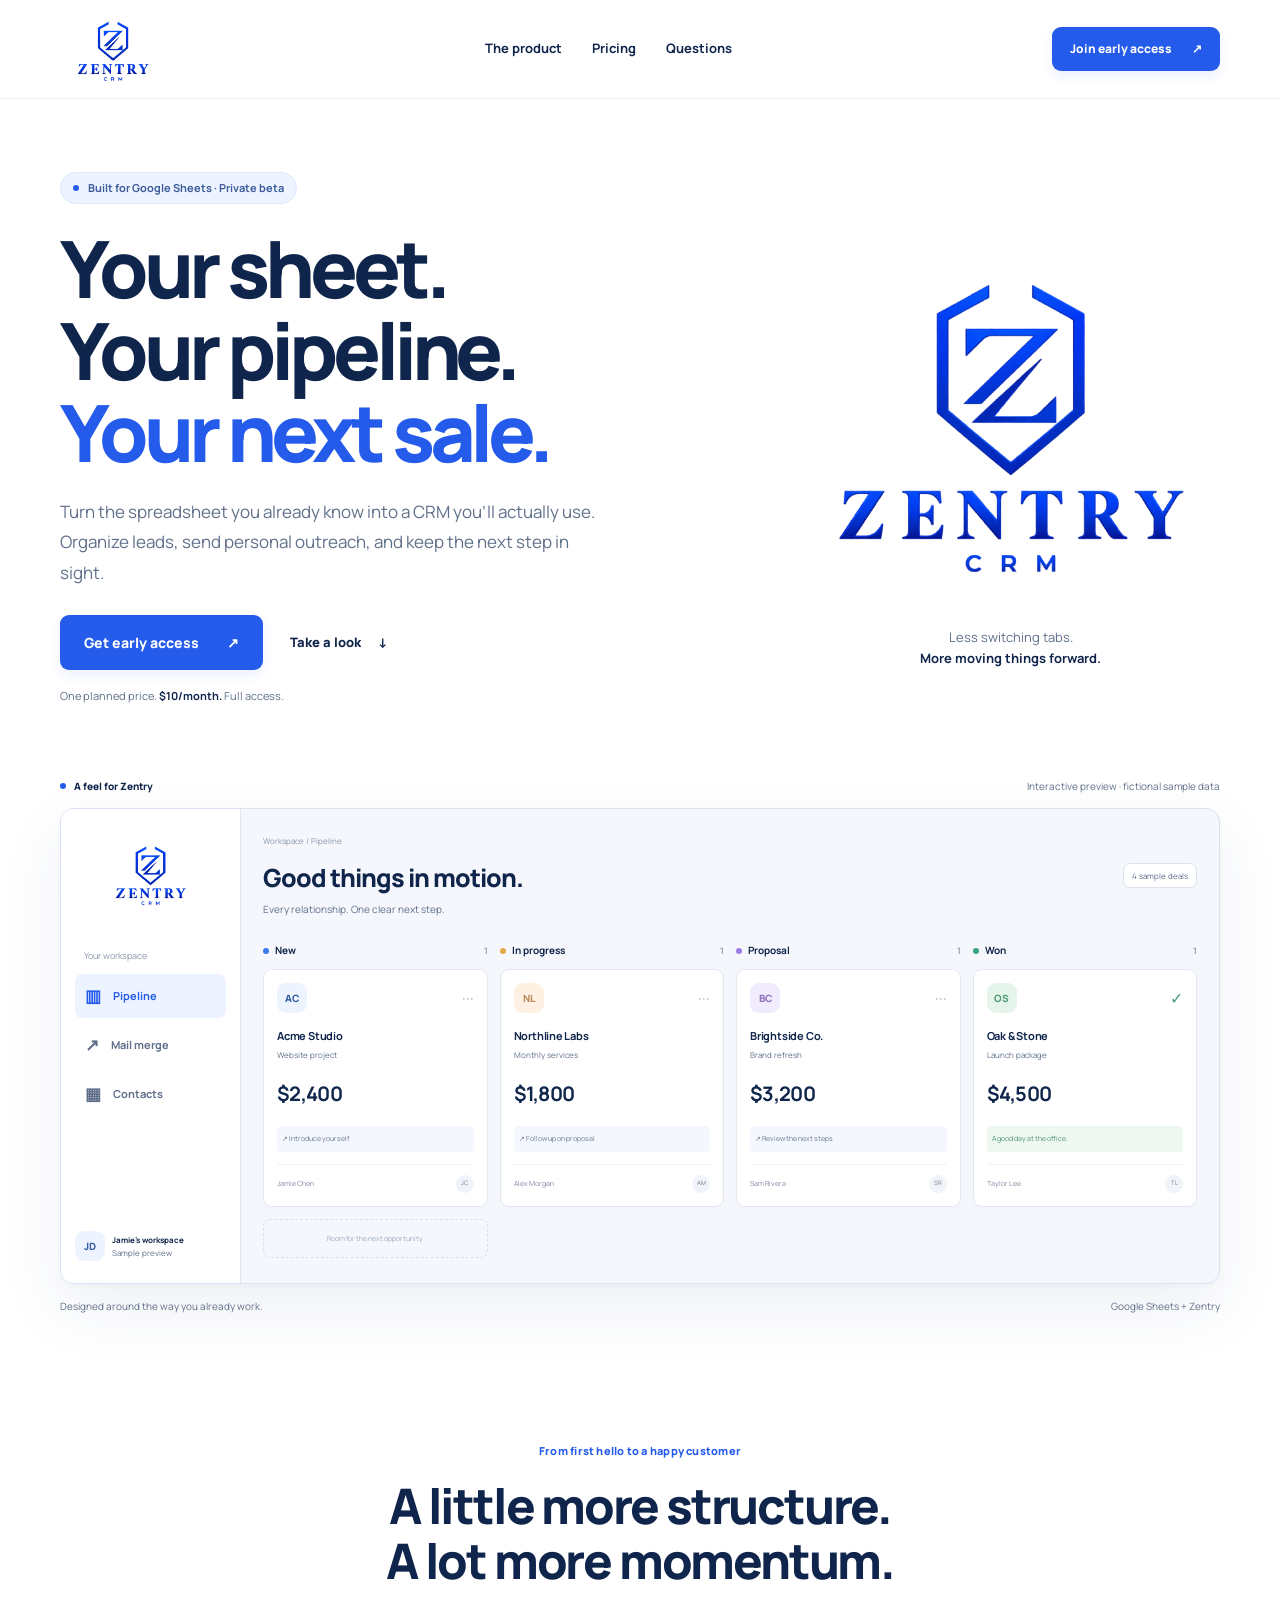
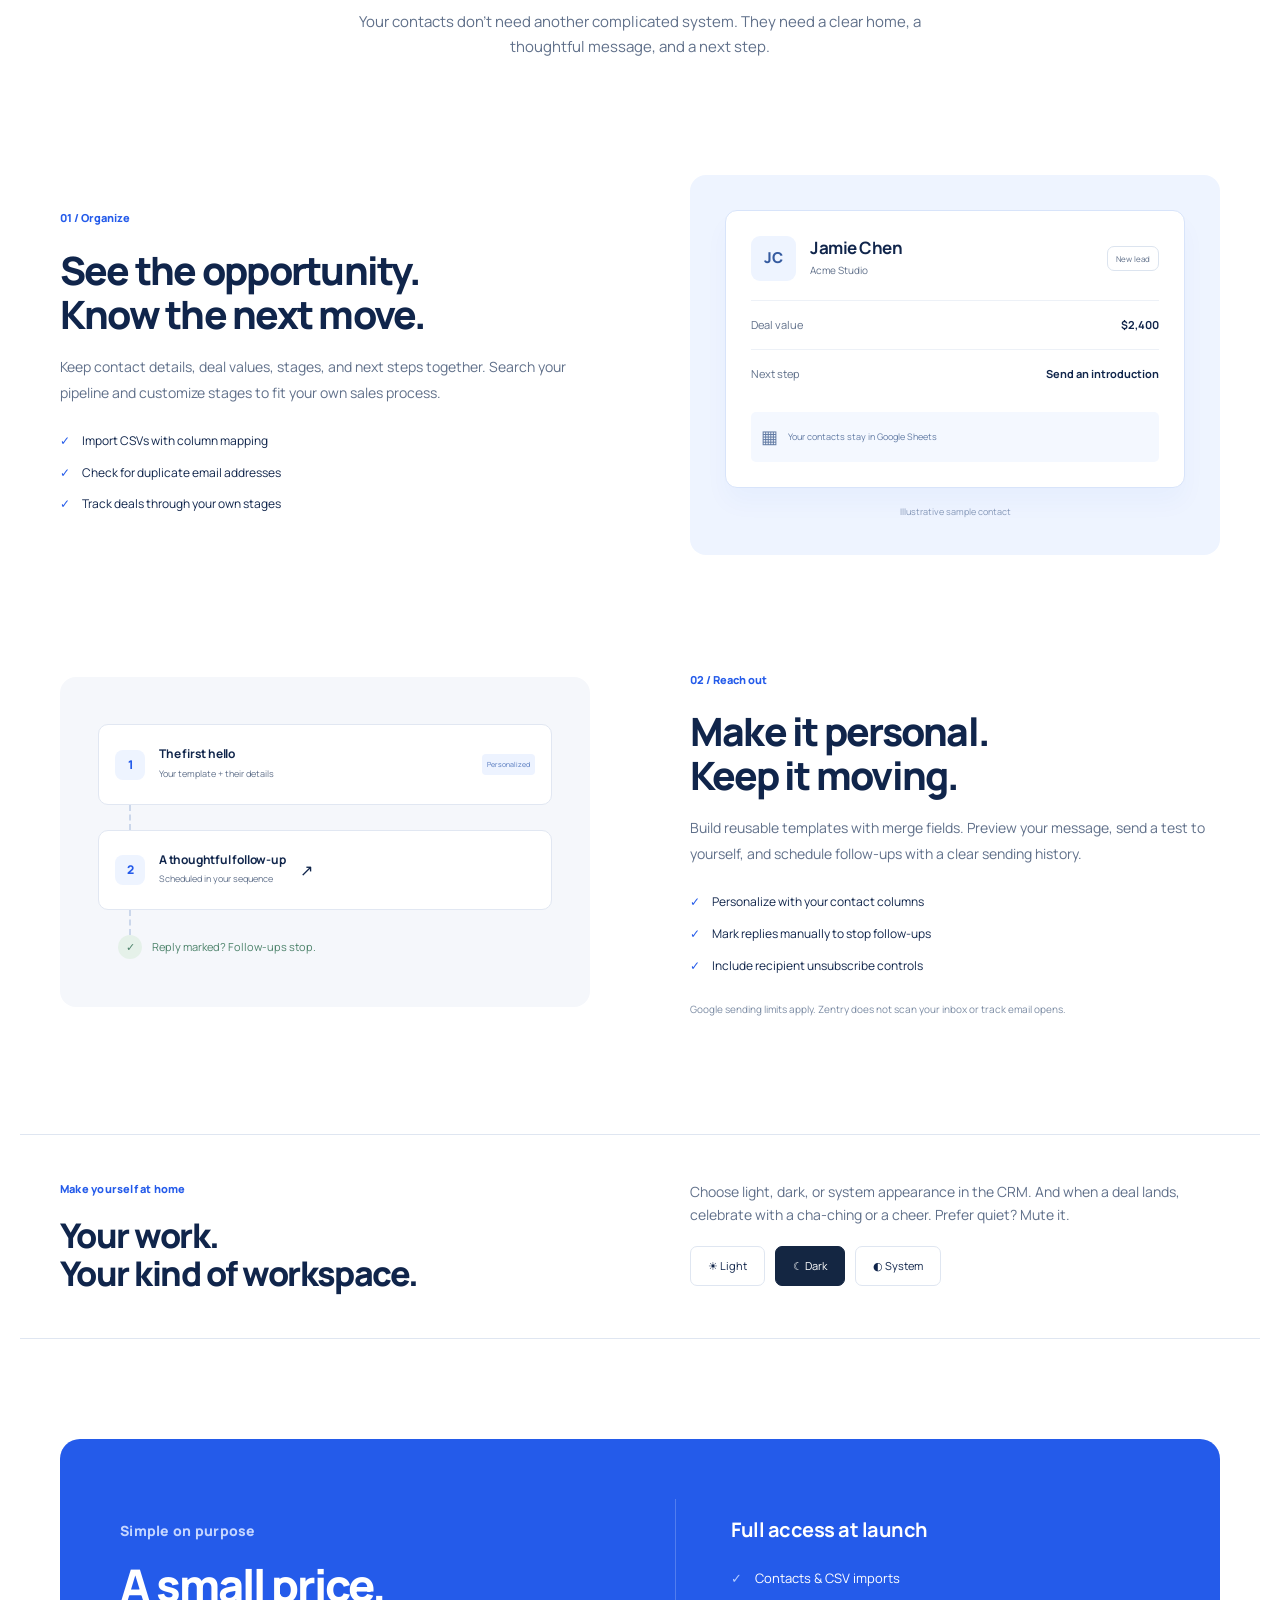
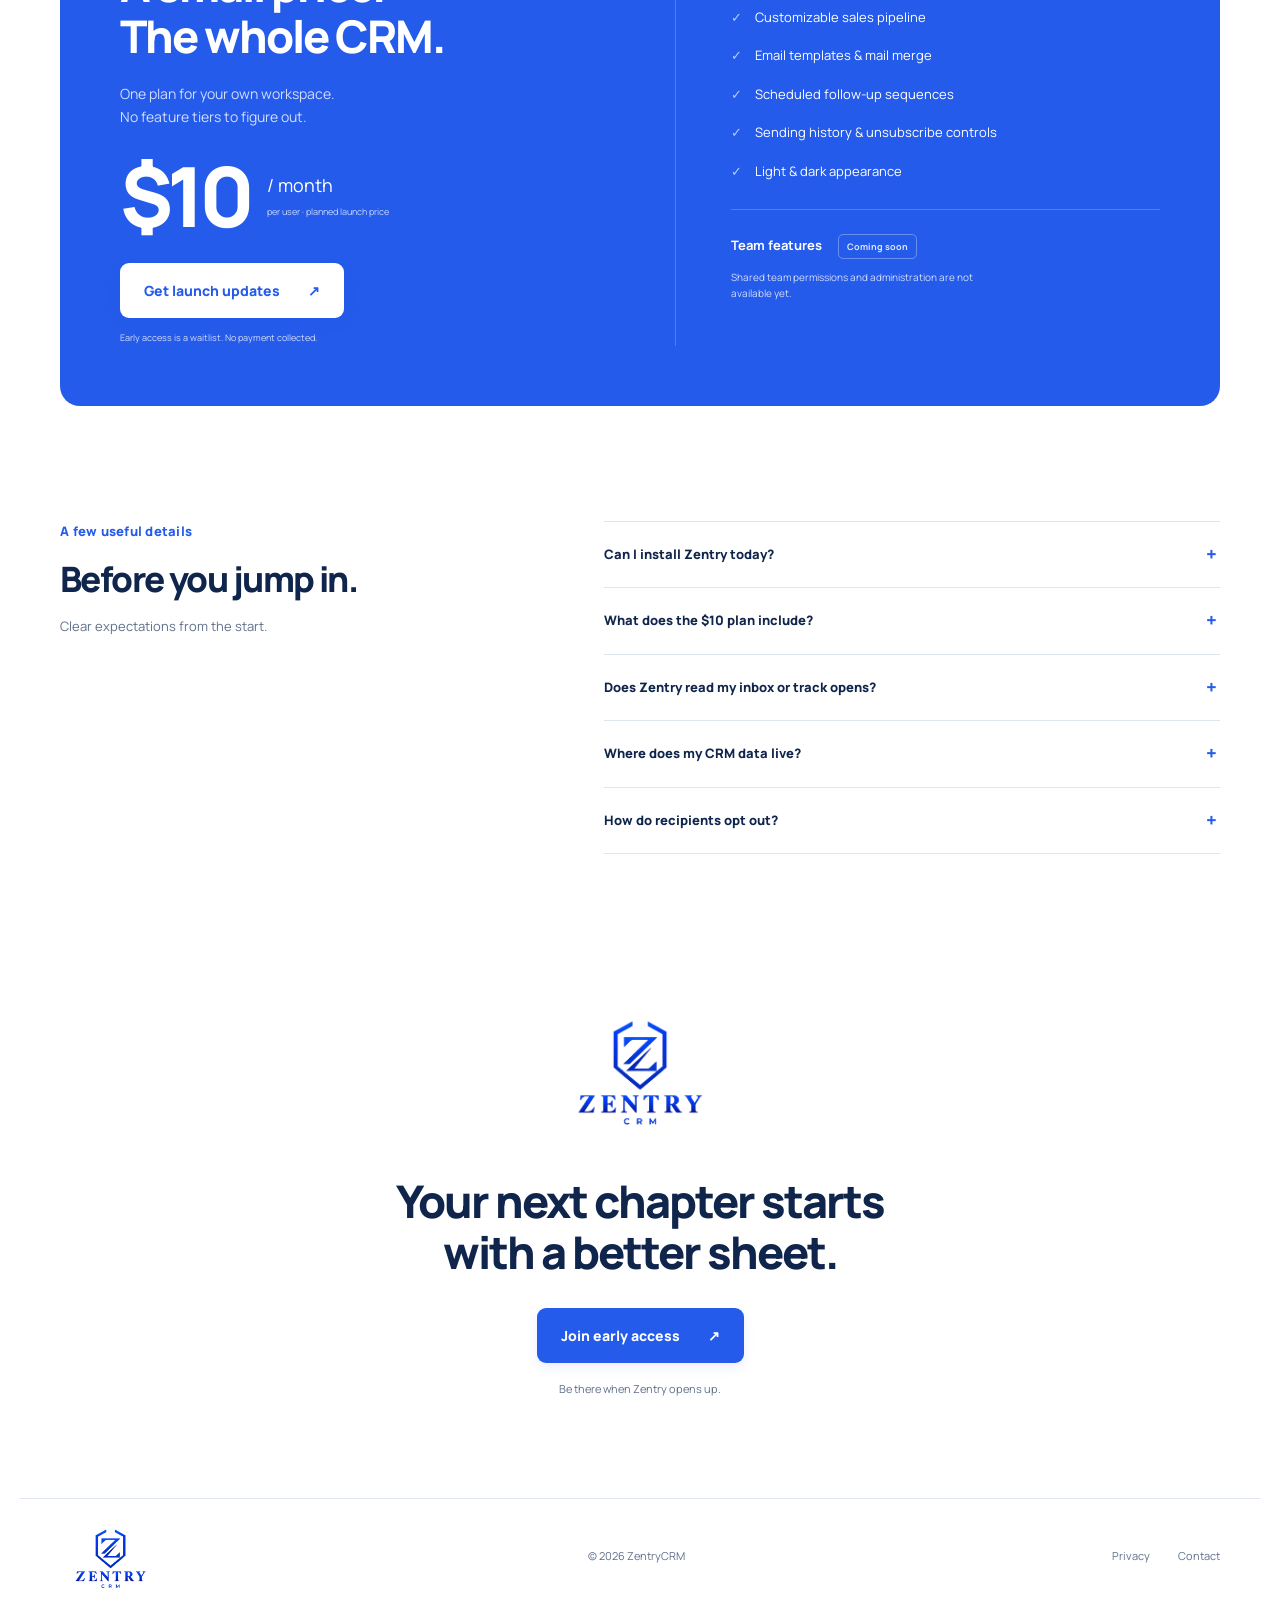
<file: index.html>
<!doctype html>
<html lang="en"><head><meta charset="utf-8"><meta name="viewport" content="width=device-width,initial-scale=1"><meta name="description" content="Zentry brings contacts, a sales pipeline and personalized outreach into Google Sheets. Join early access. One planned price: $10/month for full access."><meta name="theme-color" content="#245bea"><title>Zentry CRM — Your sheet. Your next sale.</title><link rel="preconnect" href="https://fonts.googleapis.com"><link rel="preconnect" href="https://fonts.gstatic.com" crossorigin><link href="https://fonts.googleapis.com/css2?family=Manrope:wght@400;500;600;700;800&display=swap" rel="stylesheet"><link rel="stylesheet" href="/brand.css"><script src="/site.js" defer></script></head>
<body><a class="skip" href="#main">Skip to content</a><header><nav aria-label="Main navigation"><a class="wordmark" href="/" aria-label="Zentry CRM home"><img class="brand-logo" src="/assets/zentry-logo-blue.png" width="1280" height="1280" alt="Zentry CRM"></a><div class="nav-links"><a href="#features">The product</a><a href="#pricing">Pricing</a><a href="#faq">Questions</a></div><a class="button small" href="https://tally.so/r/obVMPx">Join early access <span aria-hidden="true">↗</span></a></nav></header>
<main id="main"><section class="hero wrap"><div class="hero-copy"><div class="badge"><span class="status-dot"></span> Built for Google Sheets · Private beta</div><h1>Your sheet.<br>Your pipeline.<br><span>Your next sale.</span></h1><p class="lead">Turn the spreadsheet you already know into a CRM you’ll actually use. Organize leads, send personal outreach, and keep the next step in sight.</p><div class="hero-actions"><a class="button" href="https://tally.so/r/obVMPx">Get early access <span aria-hidden="true">↗</span></a><a class="text-link" href="#preview">Take a look <span aria-hidden="true">↓</span></a></div><p class="micro">One planned price. <strong>$10/month.</strong> Full access.</p></div><div class="hero-note"><img class="hero-logo" src="/assets/zentry-logo-blue.png" width="1280" height="1280" alt="Zentry CRM shield emblem"><p>Less switching tabs.<br><strong>More moving things forward.</strong></p></div></section>
<section class="preview-wrap wrap" id="preview" aria-label="Interactive product illustration"><div class="preview-caption"><span><span class="status-dot"></span> A feel for Zentry</span><span>Interactive preview · fictional sample data</span></div><div class="workspace"><aside class="app-sidebar"><a href="#preview" class="wordmark"><img class="brand-logo" src="/assets/zentry-logo-blue.png" width="1280" height="1280" alt="Zentry CRM"></a><div class="workspace-label">Your workspace</div><div class="demo-tabs" role="tablist" aria-label="Product preview"><button role="tab" aria-selected="true" aria-controls="pipeline-demo" id="pipeline-tab" tabindex="0" data-tab="pipeline"><span aria-hidden="true">▥</span> Pipeline</button><button role="tab" aria-selected="false" aria-controls="outreach-demo" id="outreach-tab" tabindex="-1" data-tab="outreach"><span aria-hidden="true">↗</span> Mail merge</button><button role="tab" aria-selected="false" aria-controls="contacts-demo" id="contacts-tab" tabindex="-1" data-tab="contacts"><span aria-hidden="true">▦</span> Contacts</button></div><div class="sidebar-bottom"><span class="avatar">JD</span><span>Jamie’s workspace<small>Sample preview</small></span></div></aside><div class="app-content"><section id="pipeline-demo" role="tabpanel" aria-labelledby="pipeline-tab"><div class="app-heading"><div><div class="breadcrumb">Workspace / Pipeline</div><h2>Good things in motion.</h2><p>Every relationship. One clear next step.</p></div><span class="pill">4 sample deals</span></div><div class="board"><div class="column"><h3><i class="dot blue"></i> New <span>1</span></h3><article class="deal"><div class="deal-top"><span class="avatar pale">AC</span><span>···</span></div><h4>Acme Studio</h4><p>Website project</p><strong>$2,400</strong><div class="deal-next">↗ Introduce yourself</div><div class="person">Jamie Chen <span>JC</span></div></article><div class="empty-slot">Room for the next opportunity</div></div><div class="column"><h3><i class="dot amber"></i> In progress <span>1</span></h3><article class="deal"><div class="deal-top"><span class="avatar peach">NL</span><span>···</span></div><h4>Northline Labs</h4><p>Monthly services</p><strong>$1,800</strong><div class="deal-next">↗ Follow up on proposal</div><div class="person">Alex Morgan <span>AM</span></div></article></div><div class="column"><h3><i class="dot violet"></i> Proposal <span>1</span></h3><article class="deal"><div class="deal-top"><span class="avatar lavender">BC</span><span>···</span></div><h4>Brightside Co.</h4><p>Brand refresh</p><strong>$3,200</strong><div class="deal-next">↗ Review the next steps</div><div class="person">Sam Rivera <span>SR</span></div></article></div><div class="column"><h3><i class="dot green"></i> Won <span>1</span></h3><article class="deal won"><div class="deal-top"><span class="avatar mint">OS</span><span class="won-check">✓</span></div><h4>Oak &amp; Stone</h4><p>Launch package</p><strong>$4,500</strong><div class="deal-next">A good day at the office.</div><div class="person">Taylor Lee <span>TL</span></div></article></div></div></section>
<section id="outreach-demo" role="tabpanel" aria-labelledby="outreach-tab" hidden><div class="app-heading"><div><div class="breadcrumb">Workspace / Mail merge</div><h2>A personal touch, at scale.</h2><p>Write once. Make every introduction feel considered.</p></div><span class="pill">Preview only</span></div><div class="email-demo"><div class="email-fields"><p><span>Template</span> A friendly introduction</p><p><span>To</span> Jamie Chen · Acme Studio</p><p><span>Subject</span> A thought for Acme Studio</p></div><div class="email-body"><p>Hi <mark>Jamie</mark>,</p><p>I came across <mark>Acme Studio</mark> and wanted to introduce myself.</p><p>Would you be open to a quick conversation about your next project?</p><p>Best,<br>Alex</p></div><div class="email-foot">Merge fields turn your contact columns into a personal message.</div></div></section>
<section id="contacts-demo" role="tabpanel" aria-labelledby="contacts-tab" hidden><div class="app-heading"><div><div class="breadcrumb">Workspace / Contacts</div><h2>Your relationships start here.</h2><p>Bring a CSV. Map your columns. Keep things organized.</p></div><span class="pill">Sample contacts</span></div><div class="table-scroll"><table><thead><tr><th>Name</th><th>Company</th><th>Email</th><th>Next step</th></tr></thead><tbody><tr><td>Jamie Chen</td><td>Acme Studio</td><td>jamie@example.com</td><td>Introduce yourself</td></tr><tr><td>Alex Morgan</td><td>Northline Labs</td><td>alex@example.com</td><td>Follow up</td></tr><tr><td>Sam Rivera</td><td>Brightside Co.</td><td>sam@example.com</td><td>Review proposal</td></tr><tr><td>Taylor Lee</td><td>Oak &amp; Stone</td><td>taylor@example.com</td><td>Plan kickoff</td></tr></tbody></table></div></section></div></div><div class="preview-bottom"><span>Designed around the way you already work.</span><span>Google Sheets + Zentry</span></div></section>
<section class="intro wrap" id="features"><p class="eyebrow">From first hello to a happy customer</p><h2>A little more structure.<br>A lot more momentum.</h2><p class="section-lead">Your contacts don’t need another complicated system. They need a clear home, a thoughtful message, and a next step.</p></section>
<section class="story wrap"><div class="story-copy"><span class="step-number">01 / Organize</span><h2>See the opportunity.<br>Know the next move.</h2><p>Keep contact details, deal values, stages, and next steps together. Search your pipeline and customize stages to fit your own sales process.</p><ul class="check-list"><li>Import CSVs with column mapping</li><li>Check for duplicate email addresses</li><li>Track deals through your own stages</li></ul></div><div class="story-art contact-art"><div class="mini-contact"><span class="avatar pale large">JC</span><div><h3>Jamie Chen</h3><p>Acme Studio</p></div><span class="pill">New lead</span><dl><div><dt>Deal value</dt><dd>$2,400</dd></div><div><dt>Next step</dt><dd>Send an introduction</dd></div></dl><div class="sheet-strip"><span aria-hidden="true">▦</span> Your contacts stay in Google Sheets</div></div><span class="art-caption">Illustrative sample contact</span></div></section>
<section class="story reverse wrap"><div class="story-copy"><span class="step-number">02 / Reach out</span><h2>Make it personal.<br>Keep it moving.</h2><p>Build reusable templates with merge fields. Preview your message, send a test to yourself, and schedule follow-ups with a clear sending history.</p><ul class="check-list"><li>Personalize with your contact columns</li><li>Mark replies manually to stop follow-ups</li><li>Include recipient unsubscribe controls</li></ul><p class="fine-print">Google sending limits apply. Zentry does not scan your inbox or track email opens.</p></div><div class="story-art sequence-art"><div class="sequence-item"><span class="sequence-number">1</span><div><h3>The first hello</h3><p>Your template + their details</p></div><span class="tiny-tag">Personalized</span></div><div class="sequence-line"></div><div class="sequence-item"><span class="sequence-number">2</span><div><h3>A thoughtful follow-up</h3><p>Scheduled in your sequence</p></div><span aria-hidden="true">↗</span></div><div class="sequence-line"></div><div class="sequence-stop"><span>✓</span> Reply marked? Follow-ups stop.</div></div></section>
<section class="personality wrap"><div><p class="eyebrow">Make yourself at home</p><h2>Your work.<br>Your kind of workspace.</h2></div><div><p>Choose light, dark, or system appearance in the CRM. And when a deal lands, celebrate with a cha-ching or a cheer. Prefer quiet? Mute it.</p><div class="appearance-swatches" aria-label="CRM supports light and dark appearance"><span>☀ Light</span><span>☾ Dark</span><span>◐ System</span></div></div></section>
<section class="pricing wrap" id="pricing"><div class="price-intro"><p class="eyebrow">Simple on purpose</p><h2>A small price.<br>The whole CRM.</h2><p>One plan for your own workspace.<br>No feature tiers to figure out.</p><div class="price"><span>$10</span><div>/ month<small>per user · planned launch price</small></div></div><a class="button white" href="https://tally.so/r/obVMPx">Get launch updates <span aria-hidden="true">↗</span></a><p class="pricing-note">Early access is a waitlist. No payment collected.</p></div><div class="price-includes"><h3>Full access at launch</h3><ul><li>Contacts &amp; CSV imports</li><li>Customizable sales pipeline</li><li>Email templates &amp; mail merge</li><li>Scheduled follow-up sequences</li><li>Sending history &amp; unsubscribe controls</li><li>Light &amp; dark appearance</li></ul><div class="team-note"><span>Team features</span><span class="coming">Coming soon</span><p>Shared team permissions and administration are not available yet.</p></div></div></section>
<section class="faq wrap" id="faq"><div><p class="eyebrow">A few useful details</p><h2>Before you jump in.</h2><p>Clear expectations from the start.</p></div><div class="questions"><details><summary>Can I install Zentry today?</summary><p>Zentry is in an owner-tested private beta. Public installation, customer accounts, and billing are being prepared. Join the waitlist for launch updates.</p></details><details><summary>What does the $10 plan include?</summary><p>The planned price is $10 per month per user for full access to the individual CRM features shown here. Google service quotas and sending limits still apply. Team functionality is coming soon.</p></details><details><summary>Does Zentry read my inbox or track opens?</summary><p>No. The current beta does not scan your inbox or use open-tracking pixels. Mark replies manually so the sequence knows to stop following up.</p></details><details><summary>Where does my CRM data live?</summary><p>The beta uses Google Sheets for contacts and sending records, plus Apps Script properties for configuration. See our privacy notice for details about the beta and website providers.</p></details><details><summary>How do recipients opt out?</summary><p>Outreach includes an unsubscribe link. Confirming an opt-out stops that sender’s outreach in that spreadsheet. It is not a global opt-out from all senders or spreadsheets.</p></details></div></section>
<section class="closing wrap"><img class="closing-logo" src="/assets/zentry-logo-blue.png" width="1280" height="1280" alt="Zentry CRM"><h2>Your next chapter starts<br>with a better sheet.</h2><a class="button" href="https://tally.so/r/obVMPx">Join early access <span aria-hidden="true">↗</span></a><p>Be there when Zentry opens up.</p></section></main><footer class="wrap"><a class="wordmark" href="/"><img class="brand-logo" src="/assets/zentry-logo-blue.png" width="1280" height="1280" alt="Zentry CRM"></a><span>© 2026 ZentryCRM</span><div><a href="/privacy">Privacy</a><a href="mailto:cs@zentrycrm.com">Contact</a></div></footer></body></html>
</file>
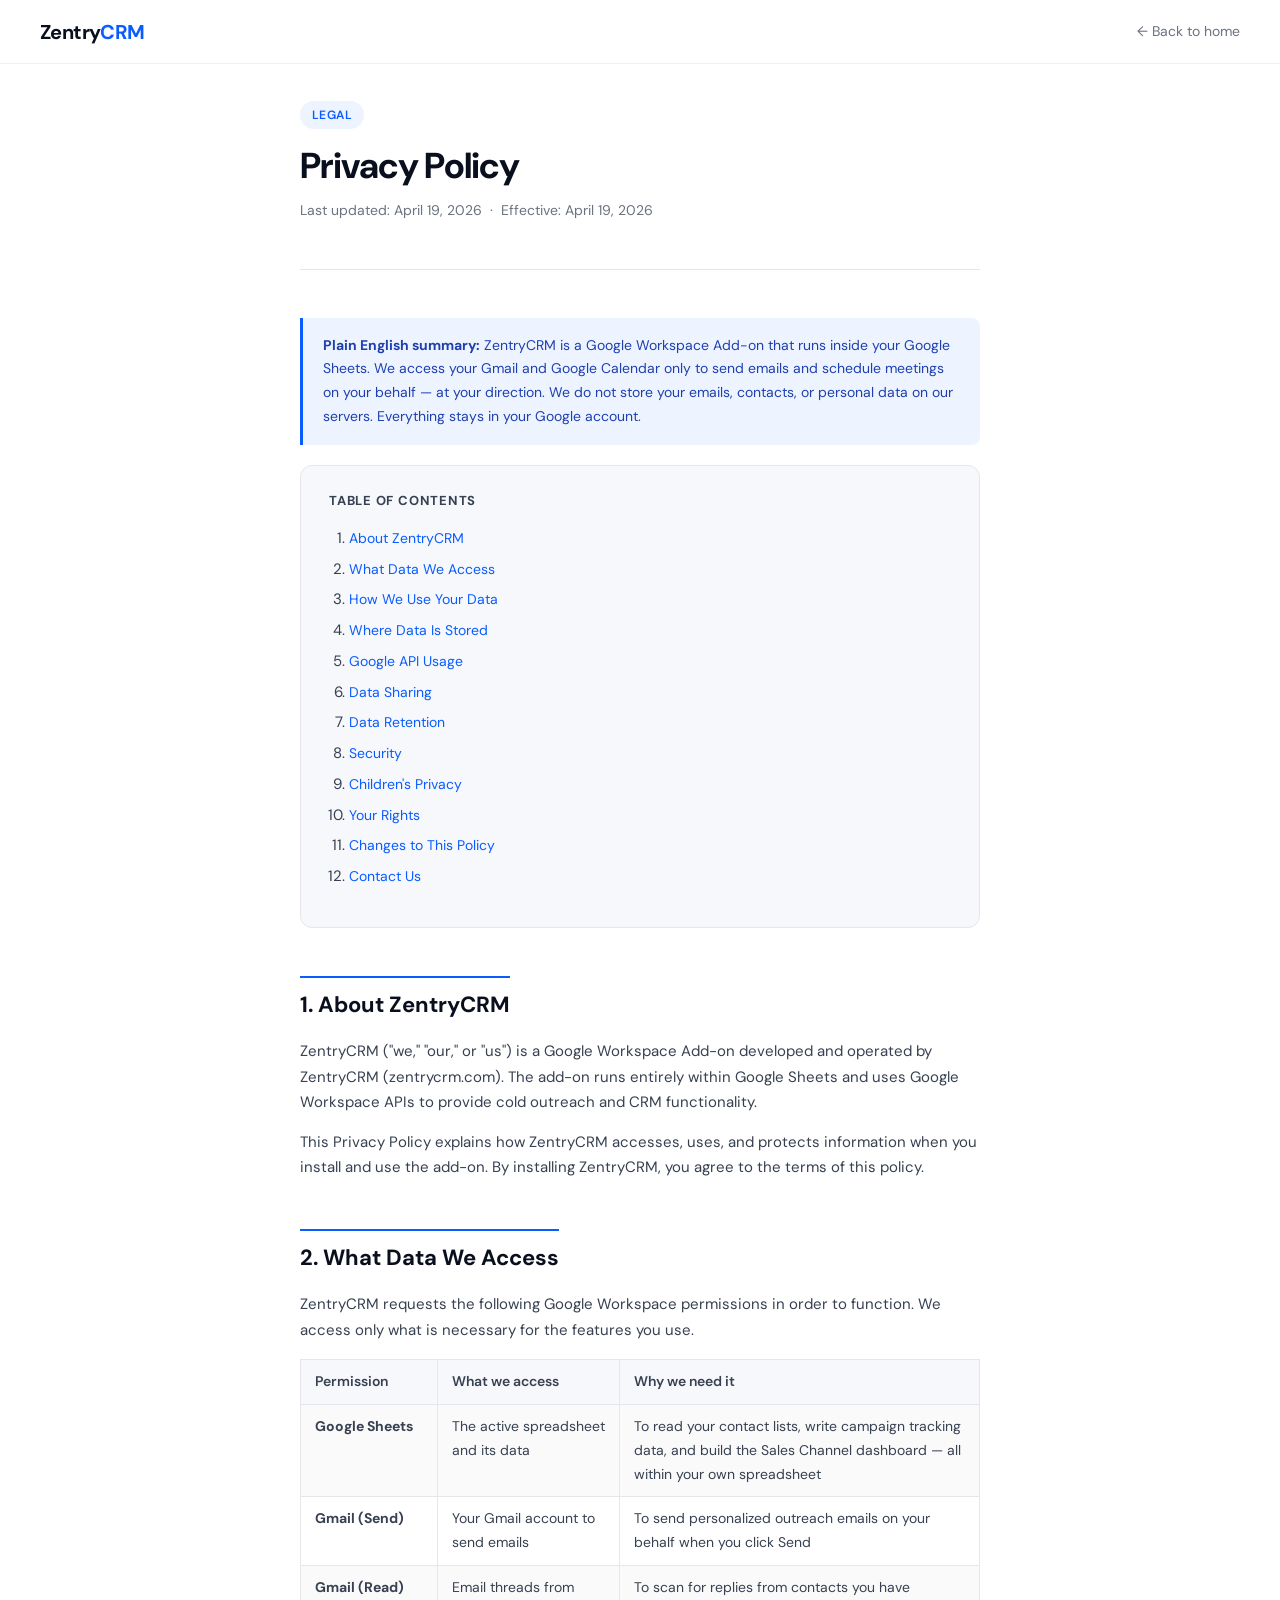
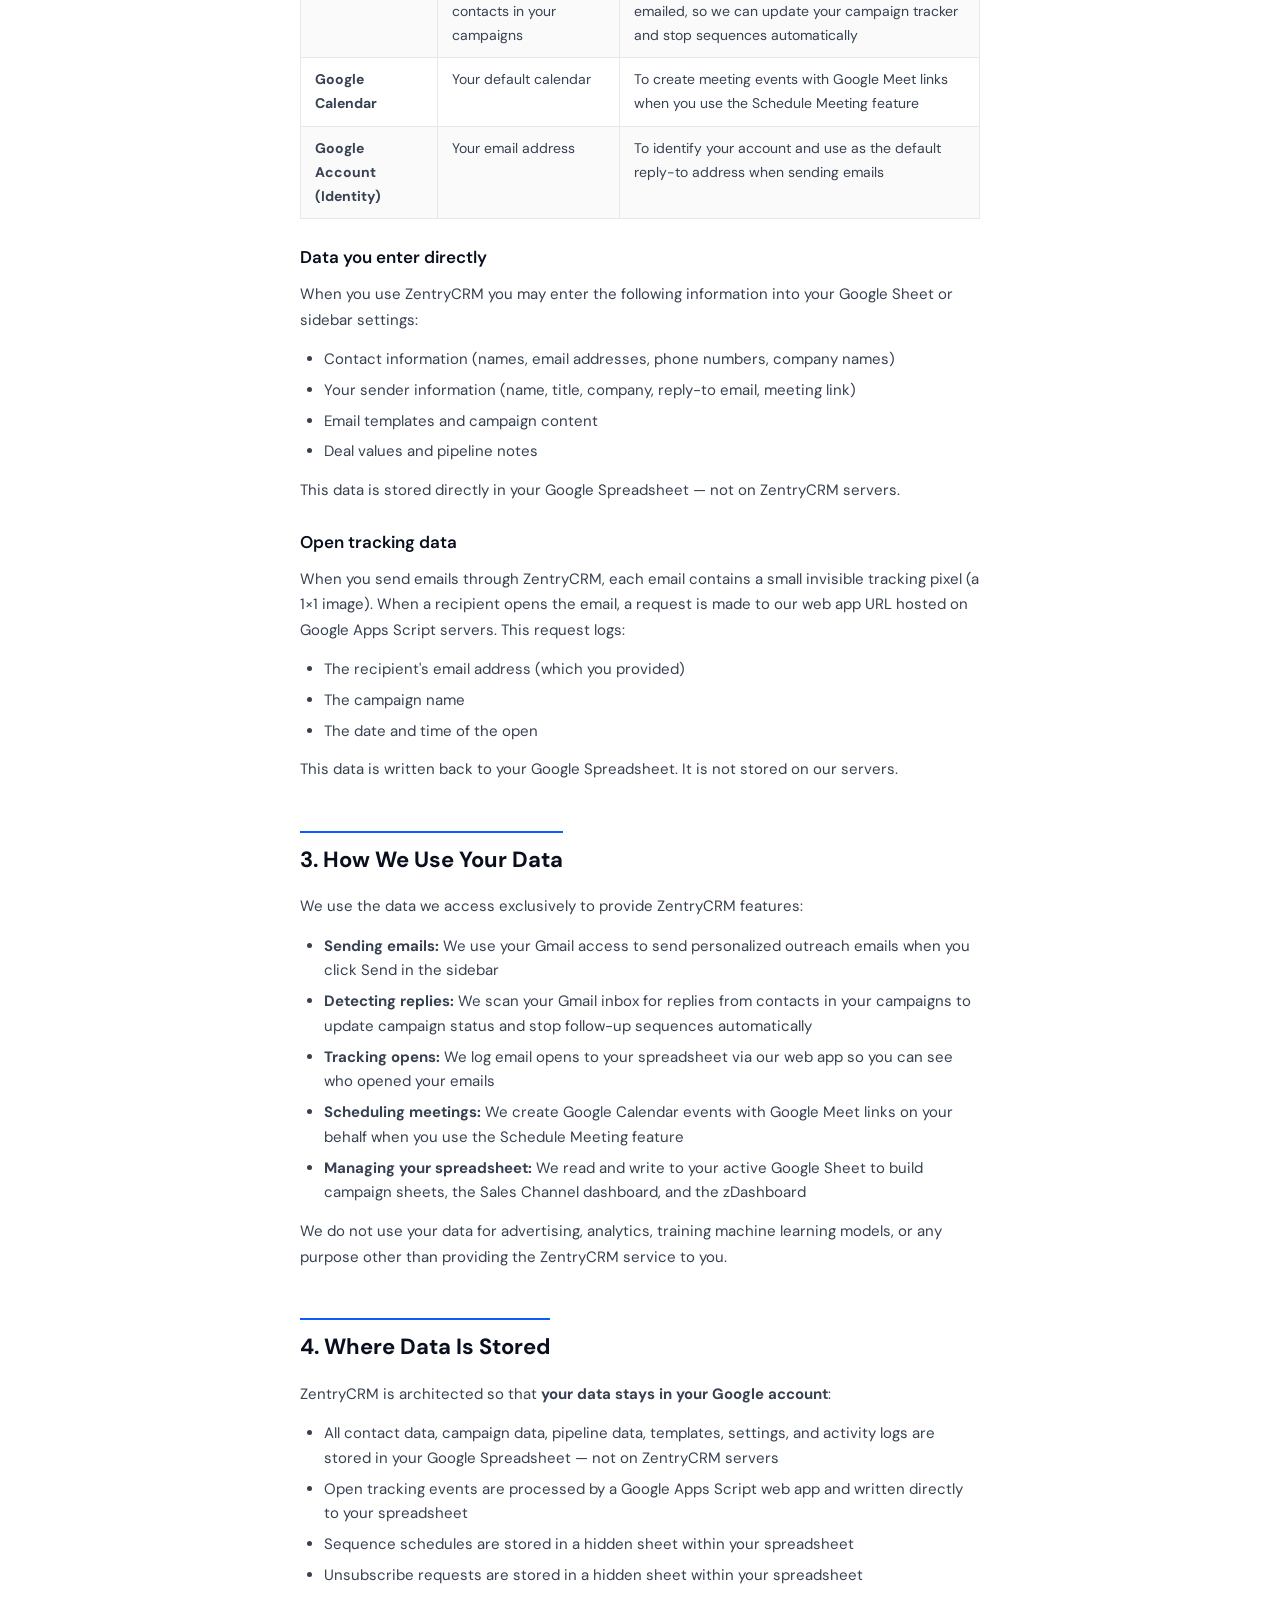
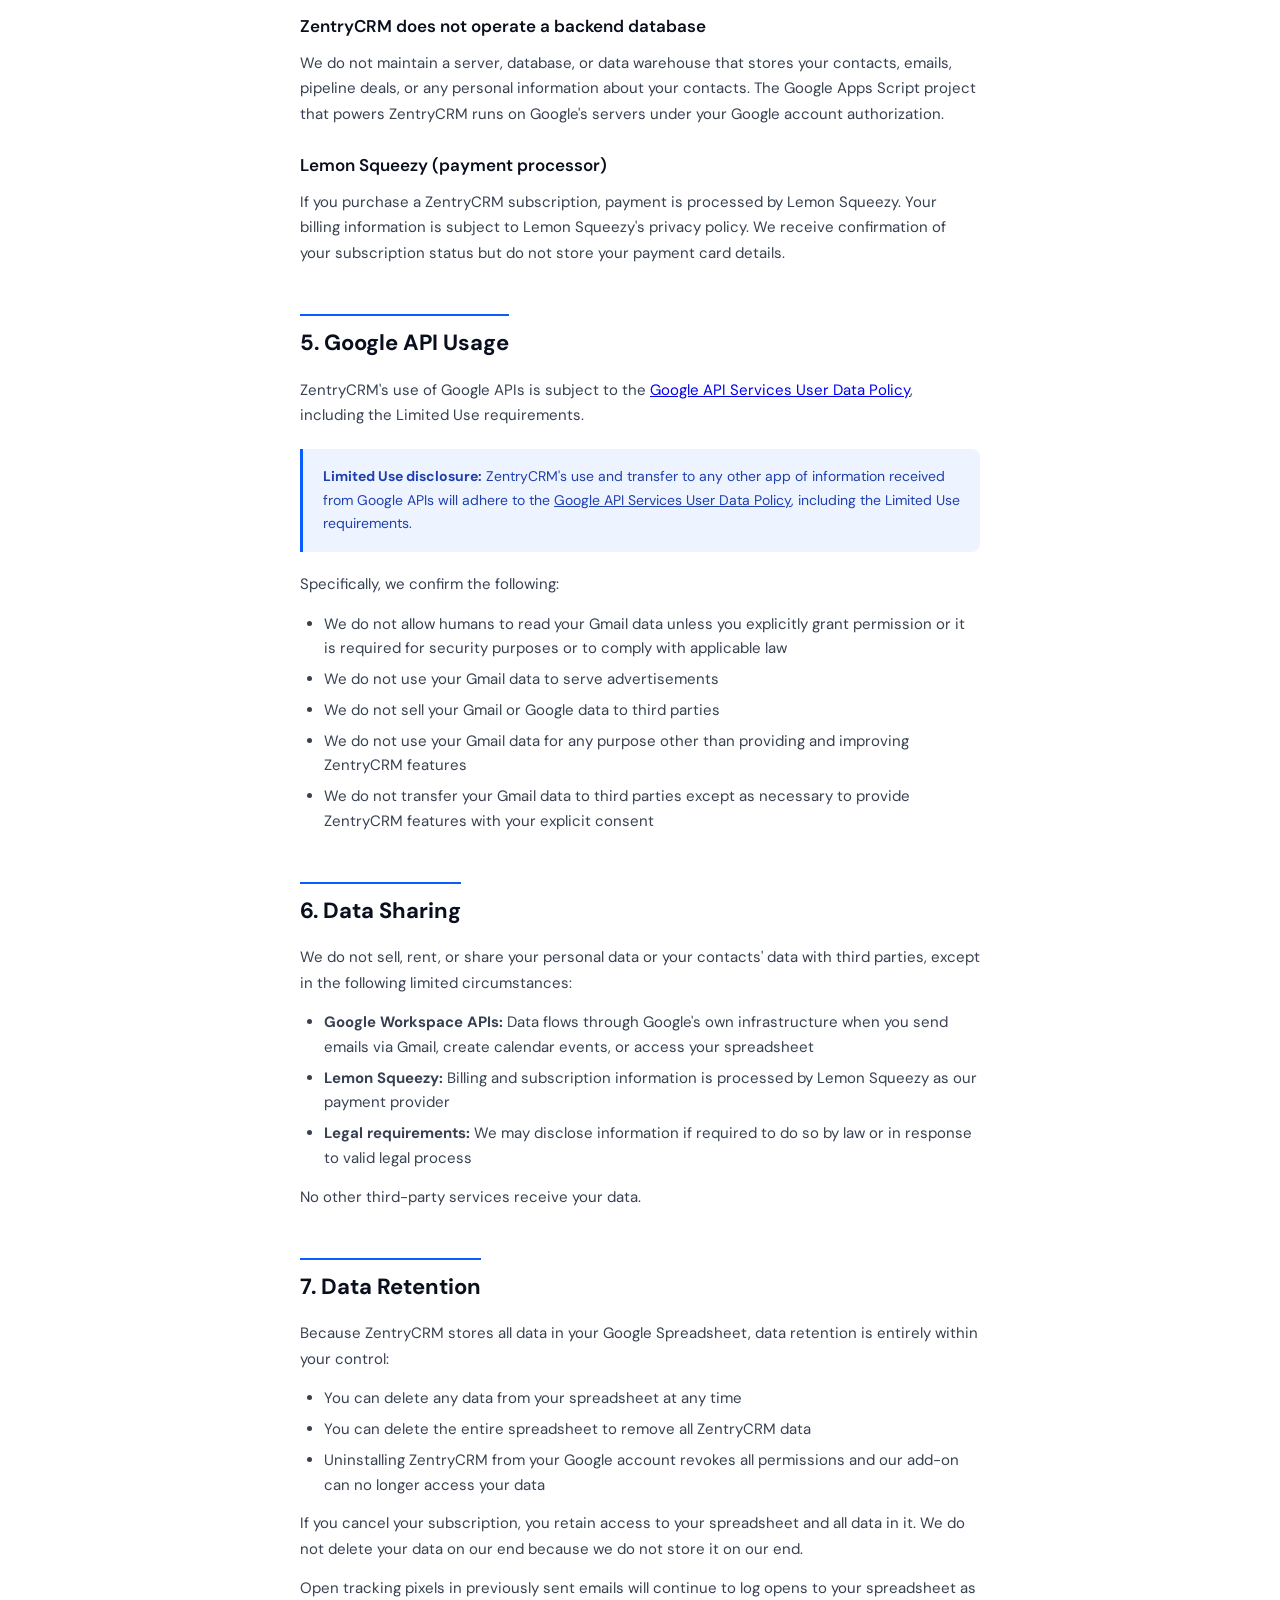
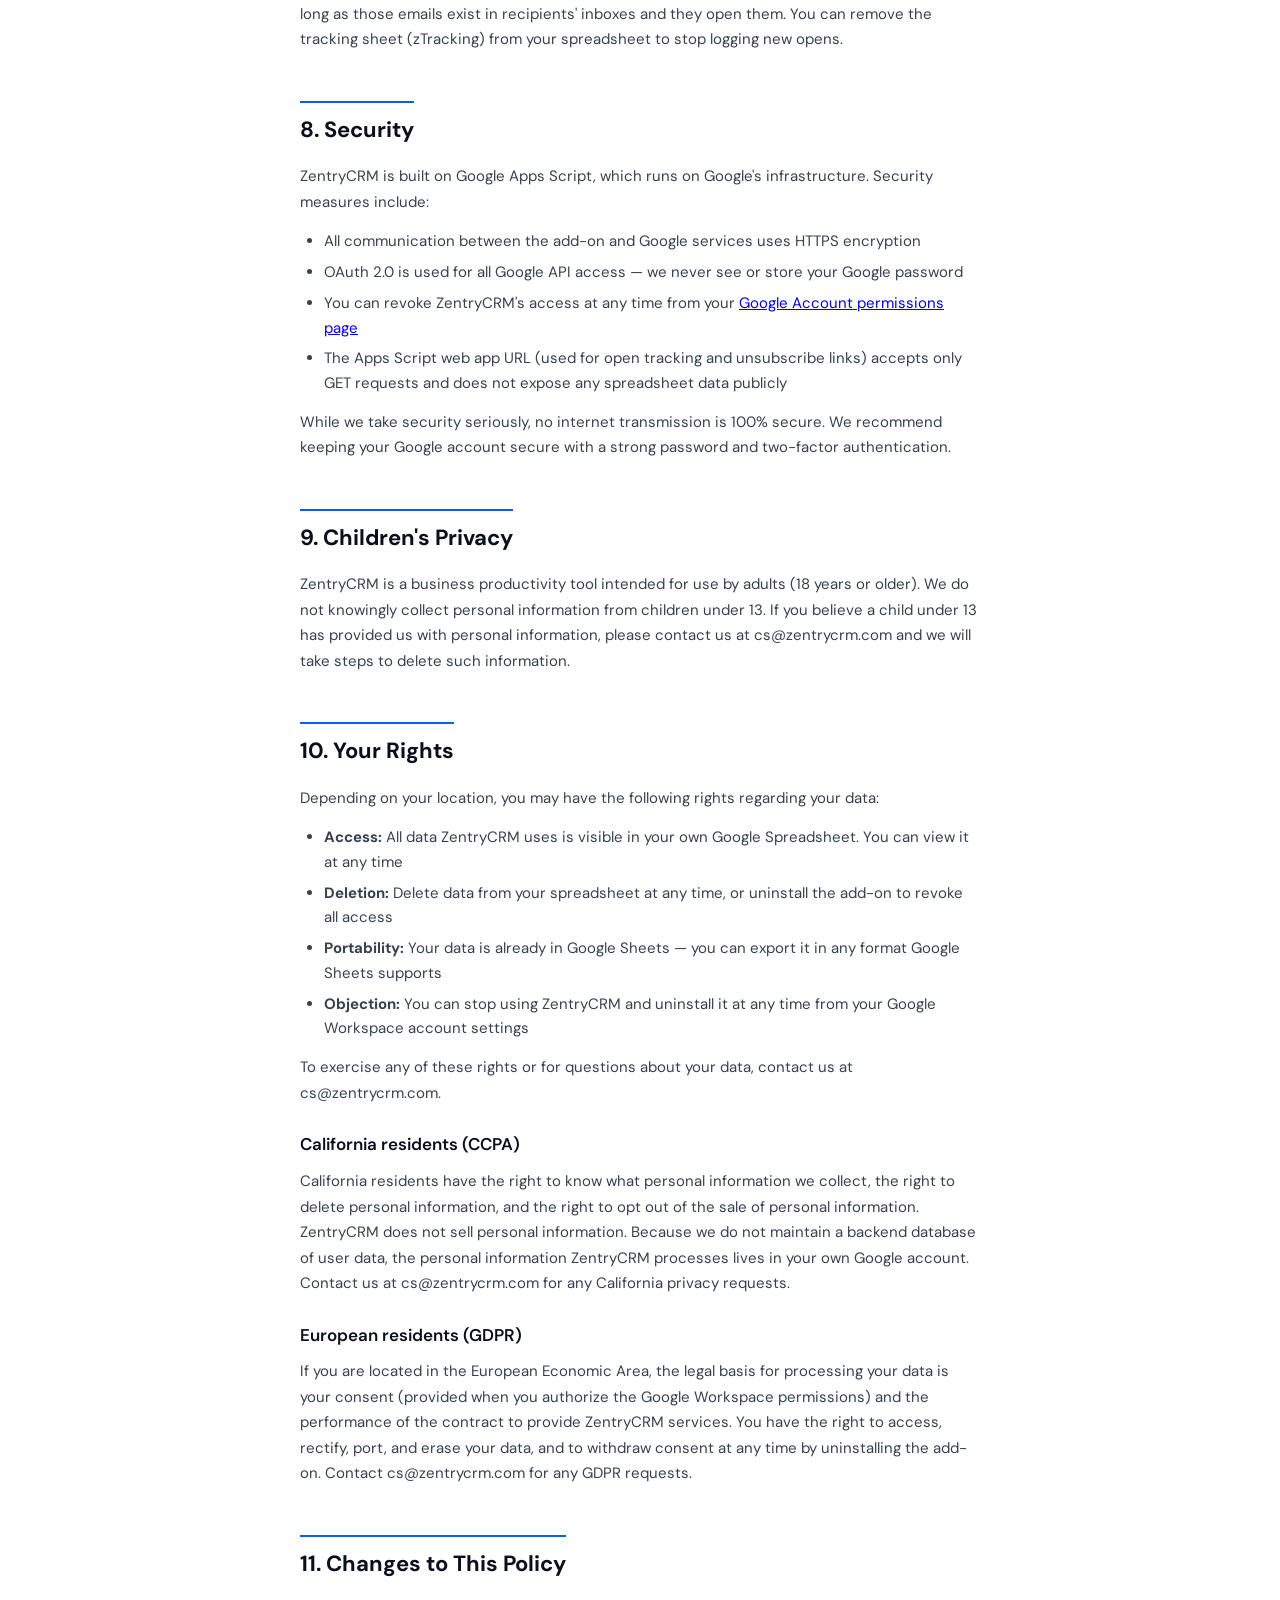
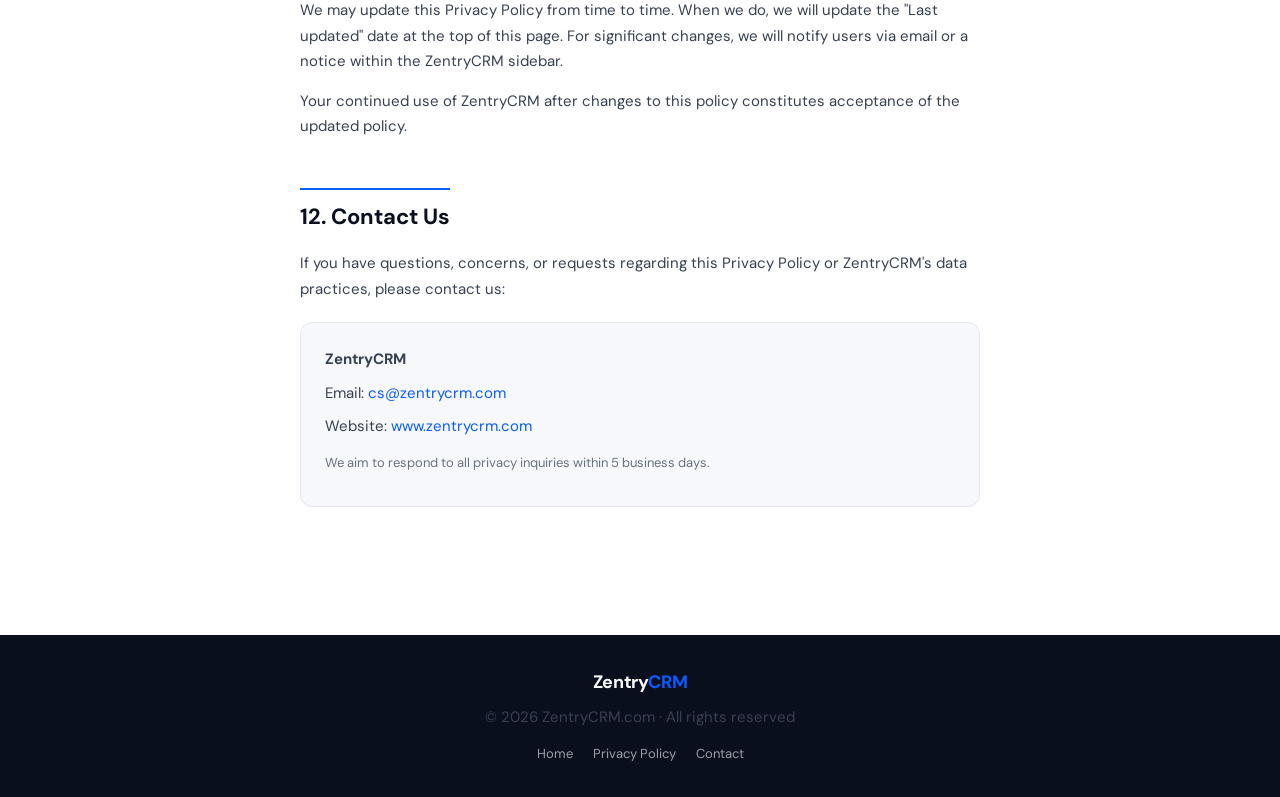
<file: legal.html>
<!DOCTYPE html>
<html lang="en">
<head>
<meta charset="UTF-8">
<meta name="viewport" content="width=device-width, initial-scale=1.0">
<title>Privacy Policy — ZentryCRM</title>
<link rel="preconnect" href="https://fonts.googleapis.com">
<link href="https://fonts.googleapis.com/css2?family=DM+Sans:wght@300;400;500;600;700&display=swap" rel="stylesheet">
<style>
*{box-sizing:border-box;margin:0;padding:0}
body{font-family:'DM Sans',sans-serif;font-size:16px;color:#0A0F1E;background:#FFFFFF;line-height:1.7}
nav{position:fixed;top:0;left:0;right:0;z-index:100;padding:0 40px;display:flex;align-items:center;justify-content:space-between;height:64px;background:rgba(255,255,255,0.95);backdrop-filter:blur(12px);border-bottom:1px solid rgba(0,0,0,0.06)}
.nav-logo{font-size:20px;font-weight:700;color:#0A0F1E;text-decoration:none;letter-spacing:-.03em}
.nav-logo span{color:#0A5CFF}
.nav-back{font-size:14px;color:#6B7280;text-decoration:none}
.nav-back:hover{color:#0A5CFF}
.container{max-width:760px;margin:0 auto;padding:100px 40px 80px}
.hero{margin-bottom:48px;padding-bottom:32px;border-bottom:1px solid #E5E7EB}
.badge{display:inline-block;background:#EEF4FF;color:#0A5CFF;padding:4px 12px;border-radius:100px;font-size:12px;font-weight:600;letter-spacing:.04em;text-transform:uppercase;margin-bottom:16px}
h1{font-size:36px;font-weight:700;color:#0A0F1E;letter-spacing:-.02em;margin-bottom:12px;line-height:1.15}
.meta{font-size:14px;color:#6B7280}
.toc{background:#F6F8FC;border:1px solid #E5E7EB;border-radius:12px;padding:24px 28px;margin-bottom:48px}
.toc-title{font-size:13px;font-weight:700;color:#374151;text-transform:uppercase;letter-spacing:.06em;margin-bottom:14px}
.toc ol{padding-left:20px}
.toc li{margin-bottom:6px}
.toc a{font-size:14px;color:#0A5CFF;text-decoration:none}
.toc a:hover{text-decoration:underline}
.section{margin-bottom:48px}
h2{font-size:22px;font-weight:700;color:#0A0F1E;margin-bottom:16px;padding-top:8px;border-top:2px solid #0A5CFF;display:inline-block}
h3{font-size:17px;font-weight:600;color:#0A0F1E;margin-bottom:10px;margin-top:24px}
p{color:#374151;margin-bottom:14px;font-size:15px}
ul,ol{padding-left:24px;margin-bottom:14px}
li{color:#374151;font-size:15px;margin-bottom:6px;line-height:1.65}
.highlight{background:#EEF4FF;border-left:3px solid #0A5CFF;border-radius:0 8px 8px 0;padding:16px 20px;margin:20px 0}
.highlight p{margin-bottom:0;color:#1E40AF;font-size:14px}
.contact-box{background:#F6F8FC;border:1px solid #E5E7EB;border-radius:12px;padding:24px;margin-top:20px}
.contact-box p{margin-bottom:8px;font-size:15px}
.contact-box a{color:#0A5CFF;text-decoration:none}
.contact-box a:hover{text-decoration:underline}
table{width:100%;border-collapse:collapse;margin:16px 0;font-size:14px}
th{background:#F6F8FC;color:#374151;font-weight:600;padding:10px 14px;text-align:left;border:1px solid #E5E7EB}
td{padding:10px 14px;border:1px solid #E5E7EB;color:#374151;vertical-align:top}
tr:nth-child(even) td{background:#FAFAFA}
footer{background:#0A0F1E;padding:32px 40px;text-align:center;font-size:13px;color:rgba(255,255,255,.4)}
footer a{color:rgba(255,255,255,.6);text-decoration:none}
footer a:hover{color:white}
.footer-logo{font-size:18px;font-weight:700;color:white;margin-bottom:8px;letter-spacing:-.02em}
.footer-logo span{color:#0A5CFF}
@media(max-width:600px){nav{padding:0 20px}.container{padding:88px 20px 60px}h1{font-size:28px}footer{padding:24px 20px}}
</style>
</head>
<body>

<nav>
  <a href="/" class="nav-logo">Zentry<span>CRM</span></a>
  <a href="/" class="nav-back">← Back to home</a>
</nav>

<div class="container">

  <div class="hero">
    <div class="badge">Legal</div>
    <h1>Privacy Policy</h1>
    <p class="meta">Last updated: April 19, 2026 &nbsp;·&nbsp; Effective: April 19, 2026</p>
  </div>

  <div class="highlight">
    <p><strong>Plain English summary:</strong> ZentryCRM is a Google Workspace Add-on that runs inside your Google Sheets. We access your Gmail and Google Calendar only to send emails and schedule meetings on your behalf — at your direction. We do not store your emails, contacts, or personal data on our servers. Everything stays in your Google account.</p>
  </div>

  <div class="toc">
    <div class="toc-title">Table of Contents</div>
    <ol>
      <li><a href="#about">About ZentryCRM</a></li>
      <li><a href="#data-collected">What Data We Access</a></li>
      <li><a href="#how-we-use">How We Use Your Data</a></li>
      <li><a href="#data-storage">Where Data Is Stored</a></li>
      <li><a href="#google-apis">Google API Usage</a></li>
      <li><a href="#sharing">Data Sharing</a></li>
      <li><a href="#retention">Data Retention</a></li>
      <li><a href="#security">Security</a></li>
      <li><a href="#children">Children's Privacy</a></li>
      <li><a href="#rights">Your Rights</a></li>
      <li><a href="#changes">Changes to This Policy</a></li>
      <li><a href="#contact">Contact Us</a></li>
    </ol>
  </div>

  <!-- 1 -->
  <div class="section" id="about">
    <h2>1. About ZentryCRM</h2>
    <p>ZentryCRM ("we," "our," or "us") is a Google Workspace Add-on developed and operated by ZentryCRM (zentrycrm.com). The add-on runs entirely within Google Sheets and uses Google Workspace APIs to provide cold outreach and CRM functionality.</p>
    <p>This Privacy Policy explains how ZentryCRM accesses, uses, and protects information when you install and use the add-on. By installing ZentryCRM, you agree to the terms of this policy.</p>
  </div>

  <!-- 2 -->
  <div class="section" id="data-collected">
    <h2>2. What Data We Access</h2>
    <p>ZentryCRM requests the following Google Workspace permissions in order to function. We access only what is necessary for the features you use.</p>

    <table>
      <tr>
        <th>Permission</th>
        <th>What we access</th>
        <th>Why we need it</th>
      </tr>
      <tr>
        <td><strong>Google Sheets</strong></td>
        <td>The active spreadsheet and its data</td>
        <td>To read your contact lists, write campaign tracking data, and build the Sales Channel dashboard — all within your own spreadsheet</td>
      </tr>
      <tr>
        <td><strong>Gmail (Send)</strong></td>
        <td>Your Gmail account to send emails</td>
        <td>To send personalized outreach emails on your behalf when you click Send</td>
      </tr>
      <tr>
        <td><strong>Gmail (Read)</strong></td>
        <td>Email threads from contacts in your campaigns</td>
        <td>To scan for replies from contacts you have emailed, so we can update your campaign tracker and stop sequences automatically</td>
      </tr>
      <tr>
        <td><strong>Google Calendar</strong></td>
        <td>Your default calendar</td>
        <td>To create meeting events with Google Meet links when you use the Schedule Meeting feature</td>
      </tr>
      <tr>
        <td><strong>Google Account (Identity)</strong></td>
        <td>Your email address</td>
        <td>To identify your account and use as the default reply-to address when sending emails</td>
      </tr>
    </table>

    <h3>Data you enter directly</h3>
    <p>When you use ZentryCRM you may enter the following information into your Google Sheet or sidebar settings:</p>
    <ul>
      <li>Contact information (names, email addresses, phone numbers, company names)</li>
      <li>Your sender information (name, title, company, reply-to email, meeting link)</li>
      <li>Email templates and campaign content</li>
      <li>Deal values and pipeline notes</li>
    </ul>
    <p>This data is stored directly in your Google Spreadsheet — not on ZentryCRM servers.</p>

    <h3>Open tracking data</h3>
    <p>When you send emails through ZentryCRM, each email contains a small invisible tracking pixel (a 1×1 image). When a recipient opens the email, a request is made to our web app URL hosted on Google Apps Script servers. This request logs:</p>
    <ul>
      <li>The recipient's email address (which you provided)</li>
      <li>The campaign name</li>
      <li>The date and time of the open</li>
    </ul>
    <p>This data is written back to your Google Spreadsheet. It is not stored on our servers.</p>
  </div>

  <!-- 3 -->
  <div class="section" id="how-we-use">
    <h2>3. How We Use Your Data</h2>
    <p>We use the data we access exclusively to provide ZentryCRM features:</p>
    <ul>
      <li><strong>Sending emails:</strong> We use your Gmail access to send personalized outreach emails when you click Send in the sidebar</li>
      <li><strong>Detecting replies:</strong> We scan your Gmail inbox for replies from contacts in your campaigns to update campaign status and stop follow-up sequences automatically</li>
      <li><strong>Tracking opens:</strong> We log email opens to your spreadsheet via our web app so you can see who opened your emails</li>
      <li><strong>Scheduling meetings:</strong> We create Google Calendar events with Google Meet links on your behalf when you use the Schedule Meeting feature</li>
      <li><strong>Managing your spreadsheet:</strong> We read and write to your active Google Sheet to build campaign sheets, the Sales Channel dashboard, and the zDashboard</li>
    </ul>
    <p>We do not use your data for advertising, analytics, training machine learning models, or any purpose other than providing the ZentryCRM service to you.</p>
  </div>

  <!-- 4 -->
  <div class="section" id="data-storage">
    <h2>4. Where Data Is Stored</h2>
    <p>ZentryCRM is architected so that <strong>your data stays in your Google account</strong>:</p>
    <ul>
      <li>All contact data, campaign data, pipeline data, templates, settings, and activity logs are stored in your Google Spreadsheet — not on ZentryCRM servers</li>
      <li>Open tracking events are processed by a Google Apps Script web app and written directly to your spreadsheet</li>
      <li>Sequence schedules are stored in a hidden sheet within your spreadsheet</li>
      <li>Unsubscribe requests are stored in a hidden sheet within your spreadsheet</li>
    </ul>

    <h3>ZentryCRM does not operate a backend database</h3>
    <p>We do not maintain a server, database, or data warehouse that stores your contacts, emails, pipeline deals, or any personal information about your contacts. The Google Apps Script project that powers ZentryCRM runs on Google's servers under your Google account authorization.</p>

    <h3>Lemon Squeezy (payment processor)</h3>
    <p>If you purchase a ZentryCRM subscription, payment is processed by Lemon Squeezy. Your billing information is subject to Lemon Squeezy's privacy policy. We receive confirmation of your subscription status but do not store your payment card details.</p>
  </div>

  <!-- 5 -->
  <div class="section" id="google-apis">
    <h2>5. Google API Usage</h2>
    <p>ZentryCRM's use of Google APIs is subject to the <a href="https://developers.google.com/terms/api-services-user-data-policy" target="_blank" rel="noopener">Google API Services User Data Policy</a>, including the Limited Use requirements.</p>

    <div class="highlight">
      <p><strong>Limited Use disclosure:</strong> ZentryCRM's use and transfer to any other app of information received from Google APIs will adhere to the <a href="https://developers.google.com/terms/api-services-user-data-policy#additional_requirements_for_specific_api_scopes" target="_blank" rel="noopener" style="color:#1E40AF">Google API Services User Data Policy</a>, including the Limited Use requirements.</p>
    </div>

    <p>Specifically, we confirm the following:</p>
    <ul>
      <li>We do not allow humans to read your Gmail data unless you explicitly grant permission or it is required for security purposes or to comply with applicable law</li>
      <li>We do not use your Gmail data to serve advertisements</li>
      <li>We do not sell your Gmail or Google data to third parties</li>
      <li>We do not use your Gmail data for any purpose other than providing and improving ZentryCRM features</li>
      <li>We do not transfer your Gmail data to third parties except as necessary to provide ZentryCRM features with your explicit consent</li>
    </ul>
  </div>

  <!-- 6 -->
  <div class="section" id="sharing">
    <h2>6. Data Sharing</h2>
    <p>We do not sell, rent, or share your personal data or your contacts' data with third parties, except in the following limited circumstances:</p>
    <ul>
      <li><strong>Google Workspace APIs:</strong> Data flows through Google's own infrastructure when you send emails via Gmail, create calendar events, or access your spreadsheet</li>
      <li><strong>Lemon Squeezy:</strong> Billing and subscription information is processed by Lemon Squeezy as our payment provider</li>
      <li><strong>Legal requirements:</strong> We may disclose information if required to do so by law or in response to valid legal process</li>
    </ul>
    <p>No other third-party services receive your data.</p>
  </div>

  <!-- 7 -->
  <div class="section" id="retention">
    <h2>7. Data Retention</h2>
    <p>Because ZentryCRM stores all data in your Google Spreadsheet, data retention is entirely within your control:</p>
    <ul>
      <li>You can delete any data from your spreadsheet at any time</li>
      <li>You can delete the entire spreadsheet to remove all ZentryCRM data</li>
      <li>Uninstalling ZentryCRM from your Google account revokes all permissions and our add-on can no longer access your data</li>
    </ul>
    <p>If you cancel your subscription, you retain access to your spreadsheet and all data in it. We do not delete your data on our end because we do not store it on our end.</p>
    <p>Open tracking pixels in previously sent emails will continue to log opens to your spreadsheet as long as those emails exist in recipients' inboxes and they open them. You can remove the tracking sheet (zTracking) from your spreadsheet to stop logging new opens.</p>
  </div>

  <!-- 8 -->
  <div class="section" id="security">
    <h2>8. Security</h2>
    <p>ZentryCRM is built on Google Apps Script, which runs on Google's infrastructure. Security measures include:</p>
    <ul>
      <li>All communication between the add-on and Google services uses HTTPS encryption</li>
      <li>OAuth 2.0 is used for all Google API access — we never see or store your Google password</li>
      <li>You can revoke ZentryCRM's access at any time from your <a href="https://myaccount.google.com/permissions" target="_blank" rel="noopener">Google Account permissions page</a></li>
      <li>The Apps Script web app URL (used for open tracking and unsubscribe links) accepts only GET requests and does not expose any spreadsheet data publicly</li>
    </ul>
    <p>While we take security seriously, no internet transmission is 100% secure. We recommend keeping your Google account secure with a strong password and two-factor authentication.</p>
  </div>

  <!-- 9 -->
  <div class="section" id="children">
    <h2>9. Children's Privacy</h2>
    <p>ZentryCRM is a business productivity tool intended for use by adults (18 years or older). We do not knowingly collect personal information from children under 13. If you believe a child under 13 has provided us with personal information, please contact us at cs@zentrycrm.com and we will take steps to delete such information.</p>
  </div>

  <!-- 10 -->
  <div class="section" id="rights">
    <h2>10. Your Rights</h2>
    <p>Depending on your location, you may have the following rights regarding your data:</p>
    <ul>
      <li><strong>Access:</strong> All data ZentryCRM uses is visible in your own Google Spreadsheet. You can view it at any time</li>
      <li><strong>Deletion:</strong> Delete data from your spreadsheet at any time, or uninstall the add-on to revoke all access</li>
      <li><strong>Portability:</strong> Your data is already in Google Sheets — you can export it in any format Google Sheets supports</li>
      <li><strong>Objection:</strong> You can stop using ZentryCRM and uninstall it at any time from your Google Workspace account settings</li>
    </ul>
    <p>To exercise any of these rights or for questions about your data, contact us at cs@zentrycrm.com.</p>

    <h3>California residents (CCPA)</h3>
    <p>California residents have the right to know what personal information we collect, the right to delete personal information, and the right to opt out of the sale of personal information. ZentryCRM does not sell personal information. Because we do not maintain a backend database of user data, the personal information ZentryCRM processes lives in your own Google account. Contact us at cs@zentrycrm.com for any California privacy requests.</p>

    <h3>European residents (GDPR)</h3>
    <p>If you are located in the European Economic Area, the legal basis for processing your data is your consent (provided when you authorize the Google Workspace permissions) and the performance of the contract to provide ZentryCRM services. You have the right to access, rectify, port, and erase your data, and to withdraw consent at any time by uninstalling the add-on. Contact cs@zentrycrm.com for any GDPR requests.</p>
  </div>

  <!-- 11 -->
  <div class="section" id="changes">
    <h2>11. Changes to This Policy</h2>
    <p>We may update this Privacy Policy from time to time. When we do, we will update the "Last updated" date at the top of this page. For significant changes, we will notify users via email or a notice within the ZentryCRM sidebar.</p>
    <p>Your continued use of ZentryCRM after changes to this policy constitutes acceptance of the updated policy.</p>
  </div>

  <!-- 12 -->
  <div class="section" id="contact">
    <h2>12. Contact Us</h2>
    <p>If you have questions, concerns, or requests regarding this Privacy Policy or ZentryCRM's data practices, please contact us:</p>
    <div class="contact-box">
      <p><strong>ZentryCRM</strong></p>
      <p>Email: <a href="mailto:cs@zentrycrm.com">cs@zentrycrm.com</a></p>
      <p>Website: <a href="https://www.zentrycrm.com" target="_blank">www.zentrycrm.com</a></p>
      <p style="margin-top:12px;font-size:13px;color:#6B7280">We aim to respond to all privacy inquiries within 5 business days.</p>
    </div>
  </div>

</div>

<footer>
  <div class="footer-logo">Zentry<span>CRM</span></div>
  <p style="margin-bottom:12px">© 2026 ZentryCRM.com · All rights reserved</p>
  <div style="display:flex;gap:20px;justify-content:center">
    <a href="/">Home</a>
    <a href="/privacy">Privacy Policy</a>
    <a href="mailto:cs@zentrycrm.com">Contact</a>
  </div>
</footer>

</body>
</html>
</file>
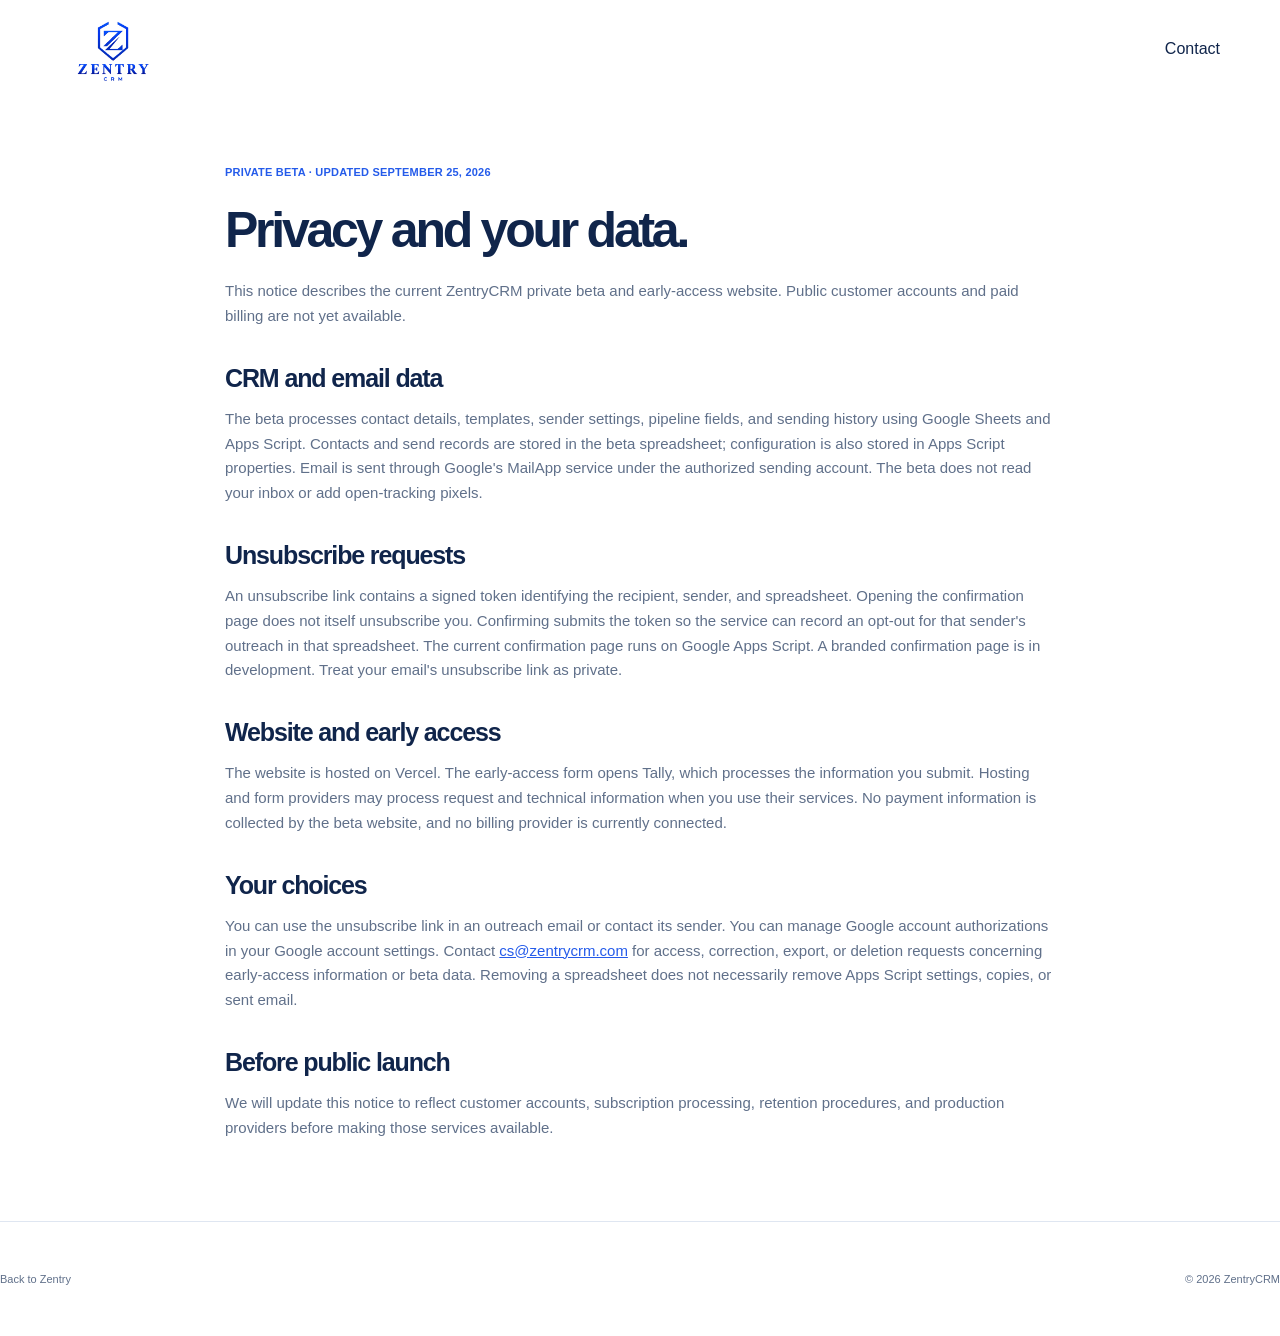
<file: privacy.html>
<!doctype html><html lang="en"><head><meta charset="utf-8"><meta name="viewport" content="width=device-width,initial-scale=1"><title>Privacy · ZentryCRM</title><link rel="stylesheet" href="/brand.css"></head><body><nav><a class="wordmark" href="/"><img class="brand-logo" src="/assets/zentry-logo-blue.png" width="1280" height="1280" alt="Zentry CRM"></a><a href="mailto:cs@zentrycrm.com">Contact</a></nav><main class="section" style="max-width:900px;margin:auto"><div class="eyebrow">PRIVATE BETA · UPDATED SEPTEMBER 25, 2026</div><h1>Privacy and your data.</h1><p>This notice describes the current ZentryCRM private beta and early-access website. Public customer accounts and paid billing are not yet available.</p><h2>CRM and email data</h2><p>The beta processes contact details, templates, sender settings, pipeline fields, and sending history using Google Sheets and Apps Script. Contacts and send records are stored in the beta spreadsheet; configuration is also stored in Apps Script properties. Email is sent through Google's MailApp service under the authorized sending account. The beta does not read your inbox or add open-tracking pixels.</p><h2>Unsubscribe requests</h2><p>An unsubscribe link contains a signed token identifying the recipient, sender, and spreadsheet. Opening the confirmation page does not itself unsubscribe you. Confirming submits the token so the service can record an opt-out for that sender's outreach in that spreadsheet. The current confirmation page runs on Google Apps Script. A branded confirmation page is in development. Treat your email's unsubscribe link as private.</p><h2>Website and early access</h2><p>The website is hosted on Vercel. The early-access form opens Tally, which processes the information you submit. Hosting and form providers may process request and technical information when you use their services. No payment information is collected by the beta website, and no billing provider is currently connected.</p><h2>Your choices</h2><p>You can use the unsubscribe link in an outreach email or contact its sender. You can manage Google account authorizations in your Google account settings. Contact <a href="mailto:cs@zentrycrm.com">cs@zentrycrm.com</a> for access, correction, export, or deletion requests concerning early-access information or beta data. Removing a spreadsheet does not necessarily remove Apps Script settings, copies, or sent email.</p><h2>Before public launch</h2><p>We will update this notice to reflect customer accounts, subscription processing, retention procedures, and production providers before making those services available.</p></main><footer><a href="/">Back to Zentry</a><span>© 2026 ZentryCRM</span></footer></body></html>
</file>
<file: brand.css>
:root{--blue:#245bea;--navy:#10254b;--ice:#eef4ff;--slate:#60708a;--border:#dfe6f1;--white:#fff}*{box-sizing:border-box}html{scroll-behavior:smooth;scroll-padding-top:100px}body{margin:0;background:#fff;color:var(--navy);font-family:Manrope,-apple-system,BlinkMacSystemFont,"Segoe UI",sans-serif;font-size:16px;line-height:1.65}a{color:inherit;text-decoration:none}button{font:inherit}button,a,summary{-webkit-tap-highlight-color:transparent}a:focus-visible,button:focus-visible,summary:focus-visible{outline:3px solid #f59e0b;outline-offset:5px}h1,h2,h3,h4,p{margin:0}h1,h2,h3,h4{line-height:1.13;letter-spacing:-.045em}h2{font-size:clamp(32px,4vw,49px);font-weight:800}p{color:var(--slate)}.wrap{max-width:1240px;margin:auto;padding-left:40px;padding-right:40px}.skip{position:fixed;left:20px;top:-80px;z-index:10;background:white;padding:12px}.skip:focus{top:10px}header{border-bottom:1px solid #edf0f6;background:rgba(255,255,255,.97)}nav{max-width:1240px;margin:auto;min-height:96px;padding:20px 40px;display:flex;align-items:center;justify-content:space-between;gap:24px}.wordmark{display:inline-flex;align-items:center;gap:10px;font-size:27px;font-weight:800;letter-spacing:-1.3px;white-space:nowrap}.mark{display:inline-grid;place-items:center;width:36px;height:39px;border-radius:11px 11px 11px 3px;background:var(--blue);color:white;font-size:27px;font-weight:800;line-height:1;font-style:italic;letter-spacing:-3px;padding-right:3px}.crm{font-size:11px;letter-spacing:1.5px;color:var(--slate);margin-left:1px;margin-top:6px}.nav-links{display:flex;gap:30px;font-size:13px;font-weight:700}.nav-links a:hover,.text-link:hover{color:var(--blue)}.button{display:inline-flex;align-items:center;justify-content:center;gap:28px;background:var(--blue);color:white;padding:16px 24px;border-radius:9px;font-size:14px;font-weight:800;min-height:48px;box-shadow:0 5px 12px #245bea17;transition:background .2s,transform .2s}.button:hover{background:#1648c9;transform:translateY(-2px)}.button.small{padding:12px 18px;min-height:44px;font-size:12px;gap:20px}.hero{padding-top:73px;padding-bottom:58px;display:grid;grid-template-columns:1.7fr 1fr;gap:30px;align-items:center}.badge{display:inline-flex;align-items:center;gap:9px;background:var(--ice);border:1px solid #dce7ff;border-radius:30px;padding:6px 12px;font-size:11px;font-weight:700;color:#3c5c9b}.status-dot{width:6px;height:6px;border-radius:50%;display:inline-block;background:var(--blue)}h1{font-size:clamp(48px,6.2vw,79px);font-weight:800;letter-spacing:-.065em;margin:23px 0 23px;line-height:1.04}h1 span{color:var(--blue)}.lead{max-width:535px;font-size:17px;line-height:1.8}.hero-actions{display:flex;gap:27px;align-items:center;margin-top:27px}.text-link{font-size:13px;font-weight:800}.text-link span{margin-left:14px}.micro{font-size:11px;margin-top:17px}.micro strong{color:var(--navy)}.hero-note{position:relative;margin:65px 0 0 35px;min-height:245px;padding:32px;border-left:1px solid var(--border);background:linear-gradient(90deg,#f6f9ff,white);font-size:18px}.hero-note strong{font-weight:700;color:var(--navy)}.sheet-icon{display:block;color:var(--blue);font-size:44px;line-height:1;margin-bottom:22px}.note-lines{display:flex;gap:10px;align-items:flex-end;margin-top:26px;height:40px}.note-lines span{width:45px;background:#d9e6ff;border-radius:4px}.note-lines span:nth-child(1){height:18px}.note-lines span:nth-child(2){height:29px}.note-lines span:nth-child(3){height:40px;background:var(--blue)}.preview-wrap{padding-bottom:35px}.preview-caption,.preview-bottom{display:flex;justify-content:space-between;align-items:center;font-size:10px;color:var(--slate);gap:16px;padding:14px 0}.preview-caption>span:first-child{display:flex;gap:8px;align-items:center;font-weight:800;color:var(--navy)}.workspace{display:grid;grid-template-columns:180px 1fr;border:1px solid #d9e3f2;border-radius:14px;overflow:hidden;min-height:460px;box-shadow:0 25px 65px #23467514,0 2px 5px #18305b08;background:#f5f7fc}.app-sidebar{background:#fff;border-right:1px solid var(--border);padding:22px 14px;display:flex;flex-direction:column}.app-sidebar .wordmark{font-size:21px;padding:0 7px}.app-sidebar .mark{width:26px;height:29px;font-size:21px;border-radius:8px 8px 8px 2px}.workspace-label{font-size:9px;color:#8c98ad;margin:33px 9px 10px}.demo-tabs{display:flex;flex-direction:column;gap:5px}.demo-tabs button{border:0;background:none;display:flex;align-items:center;gap:12px;padding:12px 10px;min-height:44px;color:#60708a;font-size:11px;text-align:left;border-radius:7px;font-weight:700;cursor:pointer}.demo-tabs button[aria-selected=true]{color:var(--blue);background:#edf3ff}.demo-tabs button:hover{background:#f0f4fc}.demo-tabs button span{font-size:17px;line-height:1}.sidebar-bottom{display:flex;gap:7px;align-items:center;margin-top:auto;padding-top:30px;font-size:8px;font-weight:700}.sidebar-bottom small{display:block;font-size:8px;color:var(--slate);font-weight:400}.avatar{background:var(--ice);width:30px;height:30px;border-radius:9px;display:inline-grid;place-items:center;font-size:10px;color:#355ba0;font-weight:800;flex-shrink:0}.app-content{padding:25px 22px}.app-heading{display:flex;align-items:center;justify-content:space-between;gap:15px;margin-bottom:28px}.breadcrumb{color:#8b96a9;font-size:8px;margin-bottom:17px}.app-heading h2{font-size:25px;letter-spacing:-1px}.app-heading p{font-size:10px;margin-top:8px}.pill{border:1px solid #dce4ef;border-radius:7px;padding:5px 8px;background:white;white-space:nowrap;font-size:8px;color:var(--slate)}.board{display:grid;grid-template-columns:repeat(4,1fr);gap:12px}.column h3{font-size:10px;letter-spacing:0;display:flex;align-items:center;gap:6px;margin:0 0 13px}.column h3>span{margin-left:auto;color:#97a3b4;font-size:9px}.dot{width:6px;height:6px;border-radius:50%}.blue{background:#3977ed}.amber{background:#e6a844}.violet{background:#9c7ce4}.green{background:#37a57d}.deal{background:white;border:1px solid #e2e8f1;border-radius:9px;padding:13px;box-shadow:0 2px 4px #15326303}.deal-top{display:flex;align-items:center;justify-content:space-between;color:#aab4c5;margin-bottom:17px}.deal h4{font-size:11px;letter-spacing:-.2px}.deal p{font-size:8px;margin-top:5px}.deal>strong{font-size:20px;letter-spacing:-.7px;display:block;margin:16px 0}.deal-next{font-size:7px;background:#f4f7fd;border-radius:4px;padding:7px 5px;color:#6b7a91;white-space:nowrap}.person{display:flex;align-items:center;justify-content:space-between;font-size:7px;color:#7e8aa0;border-top:1px solid #eff2f7;margin-top:12px;padding-top:10px}.person span{display:grid;place-items:center;width:18px;height:18px;border-radius:50%;background:#f0f3f9;font-size:6px;color:#6f7b90}.peach{background:#fff0e4;color:#ba8c59}.lavender{background:#f0ebfd;color:#8c72b9}.mint{background:#e6f5ec;color:#539b74}.won-check{color:#479978}.won .deal-next{color:#519476;background:#eef8f1}.empty-slot{border:1px dashed #d9e1ef;border-radius:7px;text-align:center;color:#a0acbf;padding:13px 8px;font-size:7px;margin-top:12px}.email-demo{background:white;border:1px solid var(--border);border-radius:8px;max-width:650px;margin:auto}.email-fields{padding:10px 20px;border-bottom:1px solid var(--border)}.email-fields p{font-size:10px;margin:7px 0;color:var(--navy)}.email-fields span{display:inline-block;width:70px;color:var(--slate)}.email-body{padding:15px 20px;font-size:11px}.email-body p{margin-bottom:12px;color:#40516f}mark{color:#245bea;background:#eef4ff;border-radius:3px;padding:2px 4px}.email-foot{padding:10px 20px;border-top:1px solid var(--border);font-size:9px;color:var(--slate)}.table-scroll{overflow:auto;border:1px solid var(--border);border-radius:8px}table{border-collapse:collapse;width:100%;white-space:nowrap;background:white;font-size:10px;text-align:left}th{font-size:9px;background:#edf2fa;color:var(--slate)}td,th{padding:17px 14px;border-bottom:1px solid #e8edf5}tbody tr:last-child td{border:0}[hidden]{display:none!important}.intro{text-align:center;padding-top:78px;padding-bottom:60px}.eyebrow{color:var(--blue);font-size:11px;font-weight:800;margin-bottom:18px;letter-spacing:.02em}.section-lead{max-width:570px;margin:22px auto 0;font-size:15px}.story{display:grid;grid-template-columns:1fr 1fr;gap:100px;align-items:center;padding-top:55px;padding-bottom:55px}.story-copy h2{font-size:39px;margin:18px 0}.step-number{font-size:11px;font-weight:800;color:var(--blue)}.story-copy>p{font-size:14px;line-height:1.85}.check-list{padding:0;list-style:none;font-size:12px;margin-top:25px}.check-list li{margin:12px 0}.check-list li:before{content:'✓';color:var(--blue);margin-right:12px}.story-art{min-height:330px;border-radius:16px;display:flex;flex-direction:column;justify-content:center;padding:35px;background:#eef4ff}.mini-contact{background:white;border:1px solid #d8e4fa;border-radius:12px;padding:25px;display:flex;flex-wrap:wrap;align-items:center;gap:14px;box-shadow:0 15px 25px #245bea09}.large{width:45px;height:45px;font-size:15px}.mini-contact h3{font-size:17px;letter-spacing:-.5px}.mini-contact p{font-size:10px;margin-top:5px}.mini-contact .pill{margin-left:auto}.mini-contact dl{width:100%;margin:5px 0 0}.mini-contact dl>div{display:flex;justify-content:space-between;border-top:1px solid #edf1f7;padding:15px 0;font-size:11px}.mini-contact dt{color:var(--slate)}.mini-contact dd{margin:0;font-weight:700}.sheet-strip{width:100%;background:#f4f8ff;color:#627ba4;font-size:9px;padding:10px;border-radius:5px;display:flex;gap:10px;align-items:center}.sheet-strip span{font-size:18px}.art-caption{text-align:center;font-size:9px;color:#8497b7;margin-top:17px}.reverse .story-copy{order:2}.sequence-art{background:#f5f7fb;padding:38px}.sequence-item{display:flex;gap:14px;align-items:center;background:#fff;border:1px solid #e1e7f2;border-radius:10px;padding:22px 16px}.sequence-number{width:30px;height:30px;display:grid;place-items:center;border-radius:8px;background:var(--ice);color:var(--blue);font-size:12px;font-weight:800}.sequence-item h3{font-size:12px;letter-spacing:-.2px}.sequence-item p{font-size:9px;margin-top:6px}.tiny-tag{margin-left:auto;font-size:7px;background:#edf3ff;color:#5075bc;padding:5px;border-radius:4px}.sequence-line{height:25px;border-left:2px dashed #cbd7eb;margin-left:31px}.sequence-stop{font-size:11px;display:flex;align-items:center;gap:10px;margin-left:20px;color:#4c826a}.sequence-stop span{background:#e5f1e9;border-radius:50%;width:24px;height:24px;display:grid;place-items:center}.story-copy .fine-print{font-size:10px;margin-top:25px;color:#7b8ba3}.personality{margin-top:60px;margin-bottom:100px;display:grid;grid-template-columns:1fr 1fr;gap:100px;padding-top:45px;padding-bottom:45px;border-top:1px solid var(--border);border-bottom:1px solid var(--border)}.personality h2{font-size:34px}.personality>div>p:not(.eyebrow){font-size:14px}.appearance-swatches{display:flex;gap:10px;margin-top:20px}.appearance-swatches span{font-size:11px;display:inline-block;padding:10px 17px;border:1px solid var(--border);border-radius:7px}.appearance-swatches span:nth-child(2){background:#142642;color:white;border-color:#142642}.pricing{background:var(--blue);border-radius:20px;padding:60px;max-width:1160px;display:grid;grid-template-columns:1fr 1fr;gap:70px;color:white;position:relative;overflow:hidden}.pricing .eyebrow{color:#c5d6ff}.pricing h2{font-size:45px}.pricing p{color:#d1ddff;font-size:14px;margin-top:20px}.price{display:flex;align-items:center;gap:18px;margin:26px 0}.price>span{font-size:83px;letter-spacing:-6px;line-height:1;font-weight:800}.price>div{font-size:18px}.price small{display:block;font-size:9px;margin-top:4px;color:#c8d7ff}.white{background:white;color:var(--blue)}.white:hover{background:#edf3ff}.pricing .pricing-note{font-size:9px;margin-top:13px}.price-includes{border-left:1px solid #ffffff35;padding-left:55px;padding-top:20px}.price-includes h3{font-size:20px;letter-spacing:-.5px}.price-includes ul{list-style:none;padding:0;margin:27px 0;font-size:13px}.price-includes li{margin:17px 0}.price-includes li:before{content:'✓';margin-right:13px;color:#b5cdff}.team-note{border-top:1px solid #ffffff35;padding-top:25px;font-size:13px;font-weight:700}.coming{font-size:9px;padding:5px 8px;border:1px solid #ffffff50;border-radius:5px;margin-left:16px;color:#e0e9ff}.team-note p{font-size:10px;font-weight:400;margin-top:12px;max-width:280px}.faq{display:grid;grid-template-columns:1fr 1.3fr;gap:70px;padding-top:115px;padding-bottom:85px}.faq h2{font-size:35px;margin-bottom:16px}.faq p{font-size:13px}.questions details{border-bottom:1px solid var(--border)}.questions details:first-child{border-top:1px solid var(--border)}summary{cursor:pointer;font-size:13px;font-weight:800;padding:22px 25px 22px 0;position:relative;list-style:none}summary::-webkit-details-marker{display:none}summary:after{content:'+';position:absolute;right:3px;color:var(--blue);font-size:19px;top:17px}details[open] summary:after{content:'−'}.questions details p{padding:0 25px 22px 0;font-size:12px;line-height:1.9}.closing{text-align:center;padding-top:55px;padding-bottom:100px}.closing .mark{width:46px;height:49px;font-size:35px}.closing h2{margin:25px 0 30px;font-size:45px}.closing p{font-size:11px;margin-top:17px}footer{min-height:115px;border-top:1px solid var(--border);display:flex;align-items:center;justify-content:space-between;gap:24px;font-size:11px;color:var(--slate)}footer .wordmark{font-size:22px;color:var(--navy)}footer .mark{height:30px;width:28px;font-size:22px}footer>div{display:flex;gap:28px}.section{padding:65px 35px}.section h1{font-size:50px}.section h2{font-size:25px;margin:35px 0 15px}.section p{margin:15px 0;font-size:15px}.section a{text-decoration:underline;color:var(--blue)}
@media(min-width:1450px){.hero{padding-top:90px}}@media(max-width:1000px){.hero-note{margin-left:0}.story,.personality{gap:45px}.workspace{grid-template-columns:145px 1fr}.app-content{padding:22px 15px}.board{gap:8px}.deal{padding:10px}.deal-next{font-size:6px}.pricing{margin-left:25px;margin-right:25px;padding:40px;gap:40px}.price-includes{padding-left:35px}.story-copy h2{font-size:33px}.story-art{padding:25px}.mini-contact{padding:18px}.tiny-tag{display:none}}@media(max-width:760px){.wrap{padding-left:22px;padding-right:22px}nav{padding:17px 22px;min-height:80px}.nav-links{display:none}.wordmark{font-size:24px}.button.small{font-size:10px;padding:10px 12px;gap:10px}.hero{display:block;padding-top:45px;padding-bottom:34px}.hero-note{display:none}h1{font-size:clamp(48px,10vw,68px)}.lead{font-size:15px;max-width:490px}.hero-actions{gap:20px}.badge{font-size:9px}.preview-caption{font-size:8px}.workspace{display:block;min-height:0}.app-sidebar{padding:12px;border-right:0;border-bottom:1px solid var(--border)}.app-sidebar>.wordmark,.workspace-label,.sidebar-bottom{display:none}.demo-tabs{flex-direction:row;gap:6px}.demo-tabs button{flex:1;justify-content:center;font-size:10px;padding:8px 5px;gap:7px}.app-content{padding:20px 13px}.app-heading h2{font-size:21px}.app-heading p{font-size:9px}.app-heading{margin-bottom:22px}.breadcrumb{font-size:7px;margin-bottom:12px}.app-heading>.pill{display:none}.board{grid-template-columns:repeat(2,1fr);gap:20px 12px}.deal{padding:12px}.deal h4{font-size:12px}.deal p{font-size:9px}.deal-next{font-size:8px}.deal>strong{font-size:22px;margin:12px 0}.person{font-size:8px}.column h3{font-size:11px}.deal-top{margin-bottom:13px}.empty-slot{display:none}.preview-bottom{font-size:8px}.intro{padding-top:45px;padding-bottom:25px;text-align:left}.intro h2{font-size:34px}.section-lead{font-size:14px;margin-top:18px}.story,.personality,.faq{grid-template-columns:1fr;gap:30px}.story{padding-top:30px;padding-bottom:30px}.story-copy h2{font-size:34px}.reverse .story-copy{order:0}.story-art{min-height:285px;padding:28px}.mini-contact{padding:22px}.mini-contact h3{font-size:16px}.personality{margin:35px 22px 60px;padding:30px 0;gap:20px}.personality h2{font-size:31px}.appearance-swatches span{font-size:10px;padding:8px 14px}.pricing{display:block;padding:35px 28px;margin-left:22px;margin-right:22px;border-radius:14px}.pricing h2{font-size:38px}.price-includes{padding:30px 0 0;margin-top:30px;border:0;border-top:1px solid #ffffff35}.price>span{font-size:75px}.faq{padding-top:65px;padding-bottom:30px;gap:24px}.closing{padding-top:45px;padding-bottom:65px}.closing h2{font-size:34px}footer{padding-top:25px;padding-bottom:25px;flex-wrap:wrap;font-size:10px}footer>span{order:3;width:100%}.section h1{font-size:39px}.section{padding:35px 22px}.table-scroll{max-width:100%}table{font-size:9px}.email-fields{padding:10px}.email-body{padding:12px}.email-foot{padding:10px;font-size:8px}.email-fields span{width:53px}.email-fields p{font-size:9px}}@media(prefers-reduced-motion:reduce){html{scroll-behavior:auto}*,*:before,*:after{transition:none!important;animation:none!important}}
/* Original shield identity, restored in Zentry blue. */
.brand-logo{display:block;width:105px;height:86px;object-fit:contain}.wordmark{letter-spacing:normal}nav{padding-top:6px;padding-bottom:6px}.hero-note{margin:0;padding:0;border:0;background:none;text-align:center}.hero-logo{display:block;width:100%;height:auto;max-width:420px;margin:auto}.hero-note p{font-size:13px;margin-top:0}.app-sidebar .brand-logo{width:110px;height:85px}.app-sidebar .wordmark{justify-content:center}.closing-logo{width:150px;height:150px;object-fit:contain}footer .brand-logo{width:100px;height:85px}@media(max-width:760px){nav{padding-top:2px;padding-bottom:2px}.brand-logo{width:90px;height:76px}.hero-note{display:block;margin:24px auto 0}.hero-logo{max-width:210px}.hero-note p{display:none}.closing-logo{width:125px;height:125px}}
</file>
